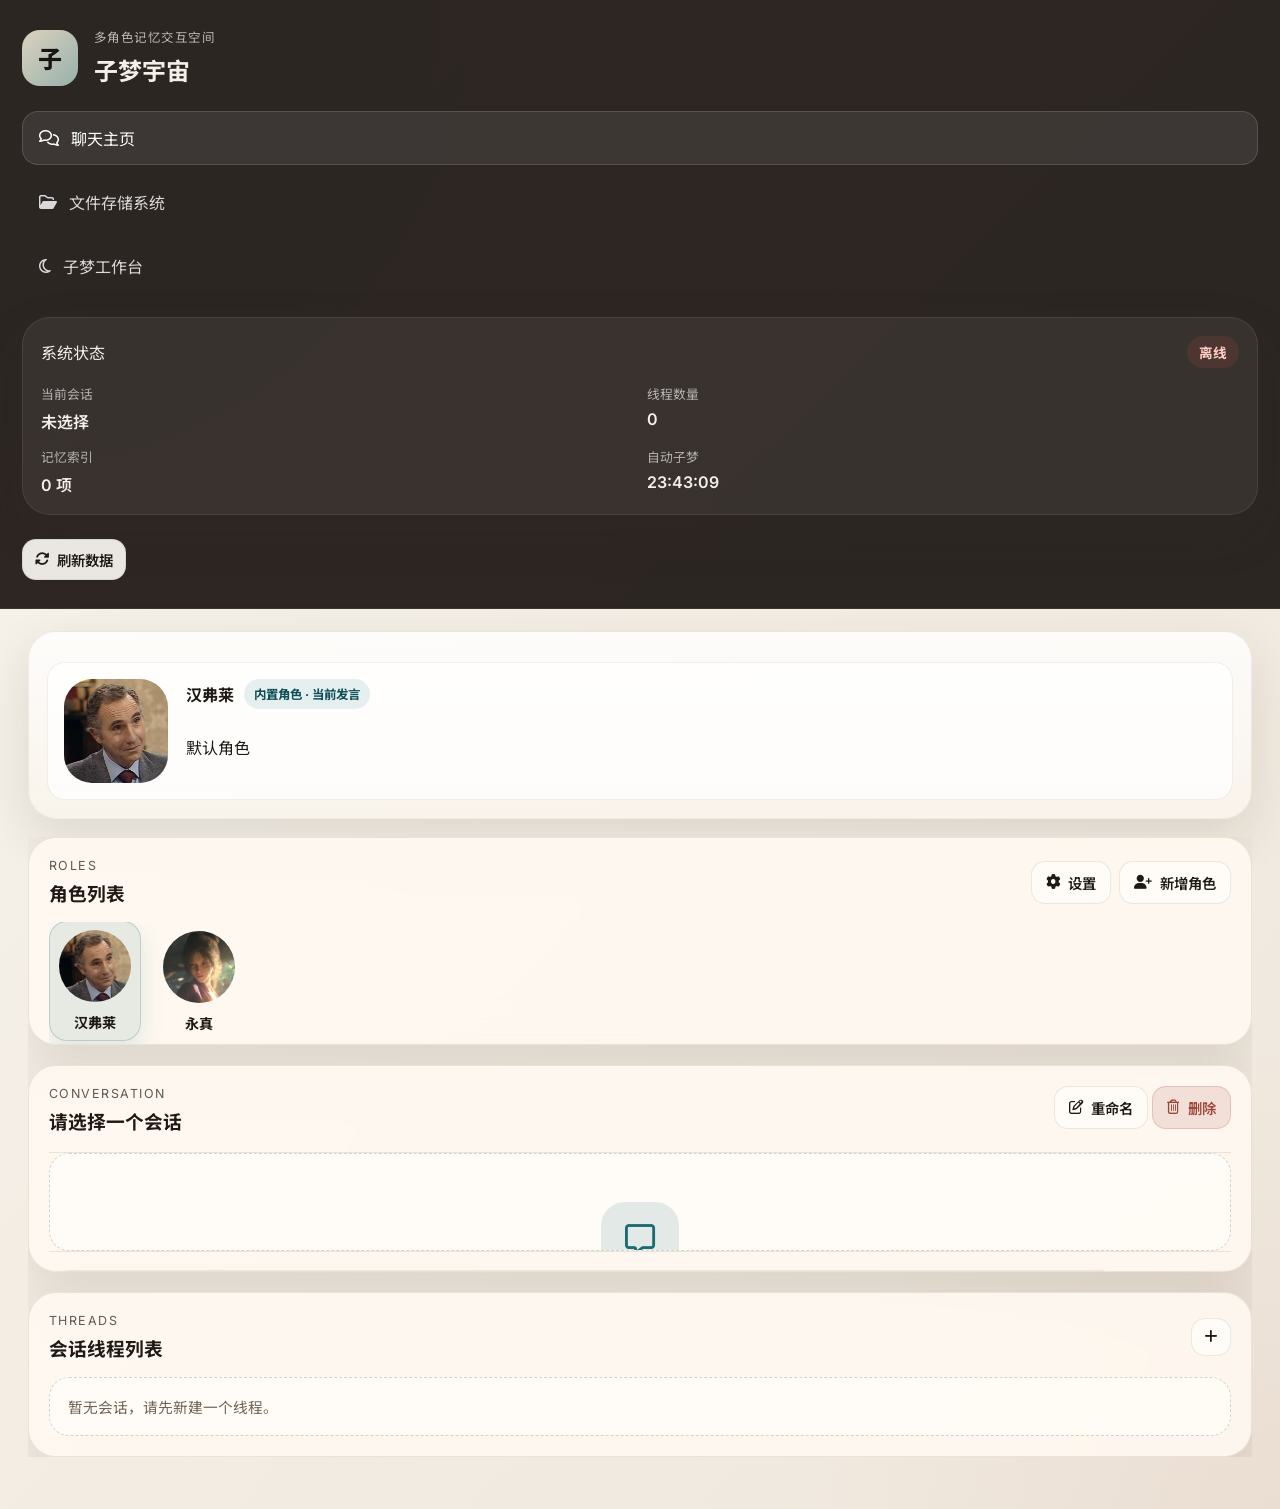
<file: index.html>
<!DOCTYPE html>
<html lang="zh-CN">
<head>
  <meta charset="UTF-8" />
  <meta name="viewport" content="width=device-width, initial-scale=1.0" />
  <meta http-equiv="refresh" content="0; url=./frontend/" />
  <title>子梦宇宙 · 正在跳转</title>
  <script>
    window.location.replace('./frontend/');
  </script>
</head>
<body>
  <p>正在跳转到前端页面……</p>
</body>
</html>
</file>
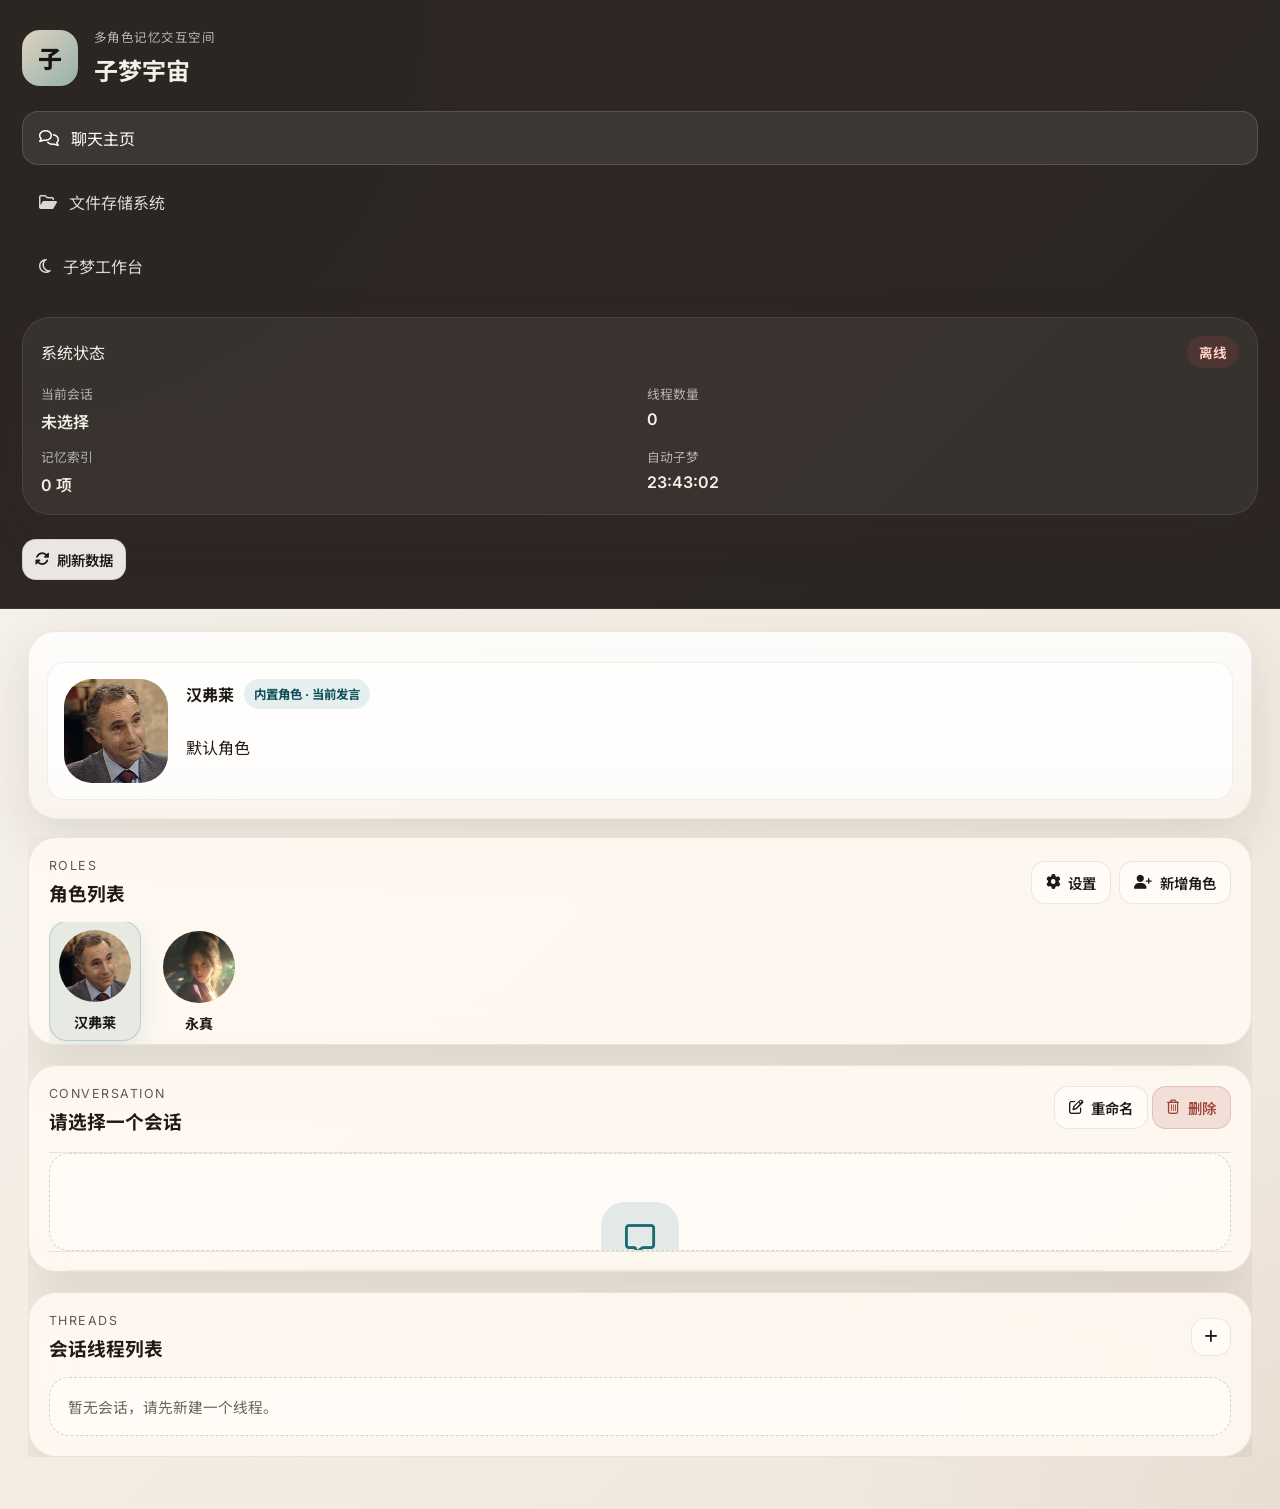
<file: frontend/index.html>
<!DOCTYPE html>
<html lang="zh-CN">
  <head>
    <meta charset="UTF-8" />
    <meta name="viewport" content="width=device-width, initial-scale=1.0" />
    <meta name="color-scheme" content="light" />
    <title>子梦宇宙</title>
    <link rel="icon" href="./assets/avatars/humphrey.png" type="image/png" />
    <link rel="preconnect" href="https://fonts.googleapis.com" />
    <link rel="preconnect" href="https://fonts.gstatic.com" crossorigin />
    <link
      href="https://fonts.googleapis.com/css2?family=Inter:wght@400;500;600;700;800&family=Noto+Sans+SC:wght@400;500;700&display=swap"
      rel="stylesheet"
    />
    <link
      rel="stylesheet"
      href="https://cdnjs.cloudflare.com/ajax/libs/font-awesome/6.5.2/css/all.min.css"
      referrerpolicy="no-referrer"
    />
    <link rel="stylesheet" href="./styles.css" />
  </head>
  <body>
    <div class="app-shell">
      <aside class="global-sidebar">
        <div class="brand-block">
          <div class="brand-mark">子</div>
          <div>
            <p class="eyebrow">多角色记忆交互空间</p>
            <h1>子梦宇宙</h1>
          </div>
        </div>

        <nav class="primary-nav" aria-label="主导航">
          <button class="nav-tab active" data-view="chat">
            <i class="fa-regular fa-comments"></i>
            <span>聊天主页</span>
          </button>
          <button class="nav-tab" data-view="memory">
            <i class="fa-regular fa-folder-open"></i>
            <span>文件存储系统</span>
          </button>
          <button class="nav-tab" data-view="dream">
            <i class="fa-regular fa-moon"></i>
            <span>子梦工作台</span>
          </button>
        </nav>

        <section class="status-panel">
          <div class="panel-header">
            <span>系统状态</span>
            <span id="healthBadge" class="status-pill offline">离线</span>
          </div>
          <dl class="status-grid">
            <div>
              <dt>当前会话</dt>
              <dd id="activeWindowName">未选择</dd>
            </div>
            <div>
              <dt>线程数量</dt>
              <dd id="windowCount">0</dd>
            </div>
            <div>
              <dt>记忆索引</dt>
              <dd id="memoryCount">0 项</dd>
            </div>
            <div>
              <dt>自动子梦</dt>
              <dd id="countdownLabel">13:42:18</dd>
            </div>
          </dl>
        </section>

        <section class="sidebar-actions">
          <button id="refreshAllBtn" class="secondary-btn sidebar-action-btn">
            <i class="fa-solid fa-rotate"></i>
            <span>刷新数据</span>
          </button>
        </section>
      </aside>

      <main class="workspace">
        <section class="role-orbit" aria-label="角色管理系统">
          <div id="roleSpotlight" class="role-spotlight role-spotlight-top">
            <div class="role-spotlight-avatar" id="roleSpotlightAvatar">汉</div>
            <div class="role-spotlight-copy">
              <div class="role-spotlight-title-row">
                <h4 id="roleSpotlightName">汉弗莱</h4>
                <span id="roleSpotlightTag" class="role-tag">当前发言</span>
              </div>
              <p id="roleSpotlightPersona">请选择左侧角色头像，查看其基础介绍，并立即切换当前聊天角色。</p>
            </div>
          </div>

          <form id="roleCreateForm" class="role-create-form collapsed">
            <div class="role-create-grid">
              <input id="roleNameInput" type="text" placeholder="新增角色名" maxlength="24" />
              <label class="avatar-picker" for="roleAvatarFileInput">
                <div class="avatar-picker-copy">
                  <span class="avatar-picker-title">上传角色头像</span>
                  <span id="roleAvatarFileName" class="avatar-picker-hint">未选择头像</span>
                </div>
                <span class="secondary-btn small avatar-picker-btn">选择图片</span>
                <input id="roleAvatarFileInput" class="sr-only" type="file" accept="image/png,image/jpeg,image/webp,image/gif" />
              </label>
            </div>
            <textarea id="rolePersonaInput" rows="4" placeholder="填写角色人设，这部分会进入 Prompt 的角色设定段落"></textarea>
            <button type="submit" class="primary-btn role-create-btn">
              <i class="fa-solid fa-sparkles"></i>
              <span>创建新角色</span>
            </button>
          </form>

          <div id="roleSettingsPanel" class="role-settings-panel collapsed">
            <div id="roleManagerList" class="role-manager-list"></div>
          </div>
        </section>

        <section id="view-chat" class="view-panel active">
          <div class="chat-layout">
            <aside class="chat-rolebar card">
              <div class="panel-header">
                <div>
                  <p class="eyebrow">Roles</p>
                  <h3>角色列表</h3>
                </div>
                <div class="role-orbit-actions">
                  <button id="toggleRoleSettingsBtn" class="secondary-btn small">
                    <i class="fa-solid fa-gear"></i>
                    <span>设置</span>
                  </button>
                  <button id="toggleRoleComposerBtn" class="secondary-btn small">
                    <i class="fa-solid fa-user-plus"></i>
                    <span>新增角色</span>
                  </button>
                </div>
              </div>
              <div id="roleAvatarRail" class="role-avatar-rail role-avatar-rail-vertical"></div>
            </aside>

            <section class="chat-main card">
              <header class="chat-header">
                <div>
                  <p class="eyebrow">Conversation</p>
                  <h3 id="chatTitle">请选择一个会话</h3>
                </div>
                <div class="chat-header-actions">
                  <button id="renameChatBtn" class="secondary-btn small">
                    <i class="fa-regular fa-pen-to-square"></i>
                    <span>重命名</span>
                  </button>
                  <button id="deleteChatBtn" class="danger-btn small">
                    <i class="fa-regular fa-trash-can"></i>
                    <span>删除</span>
                  </button>
                </div>
              </header>

              <div id="messageList" class="message-list empty-state">
                <div class="empty-illustration">
                  <i class="fa-regular fa-message"></i>
                </div>
                <h4>从左侧选择会话，或创建一个新线程</h4>
                <p>主页只负责对话：切换会话、查看历史、发送消息，其余能力都交给记忆与子梦系统。</p>
              </div>

              <form id="composerForm" class="composer" autocomplete="off">
                <label class="sr-only" for="composerInput">输入消息</label>
                <textarea id="composerInput" rows="3" placeholder="输入你想继续追问的话题……"></textarea>
                <button id="sendBtn" type="submit" class="primary-btn send-btn">
                  <i class="fa-solid fa-paper-plane"></i>
                  <span>发送</span>
                </button>
              </form>
              <div id="traceStatus" class="trace-status subtle-status">等待发送消息。</div>
            </section>

            <aside class="chat-threadbar card">
              <div class="panel-header">
                <div>
                  <p class="eyebrow">Threads</p>
                  <h3>会话线程列表</h3>
                </div>
                <button id="newChatBtn" class="icon-btn" aria-label="新建会话">
                  <i class="fa-solid fa-plus"></i>
                </button>
              </div>
              <div id="sessionList" class="session-list" aria-live="polite"></div>

            </aside>
          </div>
        </section>

        <section id="view-memory" class="view-panel">
          <div class="memory-layout">
            <section class="memory-column card">
              <div class="panel-header">
                <div>
                  <p class="eyebrow">Short-term</p>
                  <h3>短期记忆摘要区</h3>
                </div>
              </div>
              <div id="summaryList" class="memory-list"></div>
            </section>

            <section class="memory-column card">
              <div class="panel-header">
                <div>
                  <p class="eyebrow">Long-term</p>
                  <h3>长期记忆文件区</h3>
                </div>
              </div>
              <div id="longTermList" class="memory-list"></div>
            </section>

            <section class="memory-column card detail-column">
              <div class="panel-header">
                <div>
                  <p class="eyebrow">Mid-term & Detail</p>
                  <h3>中期记忆与内容详情</h3>
                </div>
              </div>
              <div id="midTermList" class="memory-list compact"></div>
              <article id="memoryDetail" class="memory-detail empty-state-inline">
                <h4>点击左侧任一摘要或记忆文件</h4>
                <p>这里会展示对应 JSON 内容、摘要状态、关键信息和可复制的原始文本。</p>
              </article>
            </section>
          </div>
        </section>

        <section id="view-dream" class="view-panel">
          <div class="dream-layout">
            <aside class="dream-sidebar card">
              <div class="panel-header">
                <div>
                  <p class="eyebrow">Dream Threads</p>
                  <h3>摘要列表</h3>
                </div>
              </div>
              <div id="dreamSummaryList" class="session-list"></div>
            </aside>

            <section class="dream-main card">
              <header class="dream-header">
                <div>
                  <p class="eyebrow">Autodream</p>
                  <h3 id="dreamTitle">选择一个摘要线程</h3>
                </div>
                <div class="hero-actions">
                  <button id="threadDreamBtn" class="secondary-btn small">
                    <i class="fa-regular fa-star"></i>
                    <span>子梦导入当前线程</span>
                  </button>
                  <div class="countdown-chip">
                    <span>距下次 00:00 自动导入</span>
                    <strong id="dreamCountdownInline">13:42:18</strong>
                  </div>
                </div>
              </header>

              <div class="dream-grid">
                <article>
                  <div class="panel-header">
                    <h3>摘要详情</h3>
                  </div>
                  <div id="dreamSummaryDetail" class="json-box empty-mini">选择左侧摘要后查看详情。</div>
                </article>
                <article>
                  <div class="panel-header">
                    <h3>导入结果</h3>
                  </div>
                  <div id="dreamImportResult" class="json-box empty-mini">点击上方按钮后，这里会显示本次导入结果。</div>
                </article>
              </div>

              <div class="stack-block">
                <div class="panel-header">
                  <h3>关联文件与记忆链路</h3>
                </div>
                <div id="dreamMemoryLinks" class="detail-list empty-mini">运行子梦后，这里会列出被影响的摘要文件、长期记忆文件与索引条目。</div>
              </div>

              <div class="stack-block">
                <div class="panel-header">
                  <h3>子梦轨迹</h3>
                </div>
                <div id="dreamTraceList" class="trace-list empty-mini">执行子梦后，这里会展示每一步调用和处理情况。</div>
              </div>
            </section>
          </div>
        </section>
      </main>
    </div>

    <template id="sessionItemTemplate">
      <button class="session-item" type="button">
        <span class="session-title"></span>
        <span class="session-meta"></span>
      </button>
    </template>

    <script src="./app.js"></script>
  </body>
</html>
</file>
<file: frontend/styles.css>
:root {
  --bg: #f5efe6;
  --bg-elevated: rgba(255, 250, 242, 0.92);
  --panel: rgba(255, 249, 241, 0.9);
  --chat-shell-height: calc(100vh - 110px);
  --panel-strong: rgba(255, 253, 248, 0.98);
  --line: rgba(92, 73, 50, 0.12);
  --line-strong: rgba(92, 73, 50, 0.24);
  --text: #1f1a16;
  --muted: #6f6458;
  --accent: #1b6b73;
  --accent-strong: #0f4f57;
  --accent-soft: rgba(27, 107, 115, 0.12);
  --danger: #9e4538;
  --danger-soft: rgba(158, 69, 56, 0.12);
  --success: #375f4b;
  --shadow: 0 18px 50px rgba(61, 46, 29, 0.12);
  --radius-xl: 28px;
  --radius-lg: 20px;
  --radius-md: 16px;
  --radius-sm: 12px;
  --mono: "SFMono-Regular", Consolas, "Liberation Mono", Menlo, monospace;
  --font: "Inter", "Noto Sans SC", "PingFang SC", "Microsoft YaHei", sans-serif;
}

* { box-sizing: border-box; }
html, body { margin: 0; min-height: 100%; color: var(--text); font-family: var(--font); }
body {
  min-height: 100vh;
  background:
    radial-gradient(circle at top left, rgba(27, 107, 115, 0.08), transparent 26%),
    radial-gradient(circle at bottom right, rgba(158, 69, 56, 0.06), transparent 24%),
    linear-gradient(135deg, #f7f3ec 0%, #efe7dc 100%);
}
button, textarea, input, select { font: inherit; }
button { border: none; background: none; cursor: pointer; }
textarea { resize: vertical; }

.sr-only {
  position: absolute; width: 1px; height: 1px; padding: 0; margin: -1px;
  overflow: hidden; clip: rect(0, 0, 0, 0); white-space: nowrap; border: 0;
}

.app-shell {
  display: grid;
  grid-template-columns: 280px 1fr;
  min-height: 100vh;
}

.global-sidebar {
  display: flex;
  flex-direction: column;
  gap: 24px;
  padding: 28px 22px;
  background: rgba(37, 31, 28, 0.96);
  color: #f4efe8;
  border-right: 1px solid rgba(255, 255, 255, 0.08);
}

.brand-block { display: flex; align-items: center; gap: 16px; }
.brand-mark {
  width: 56px; height: 56px; border-radius: 18px; display: grid; place-items: center;
  background: linear-gradient(135deg, #ddd2bf, #96b1ac); color: #191512; font-size: 1.5rem; font-weight: 800;
}
.brand-block h1, .panel-header h3, .chat-header h3, .dream-header h3, .memory-detail h4, .empty-state h4, .role-orbit h3, .role-spotlight h4 { margin: 0; }
.eyebrow { margin: 0 0 6px; color: inherit; opacity: 0.72; font-size: 0.78rem; letter-spacing: 0.12em; text-transform: uppercase; }
.primary-nav { display: grid; gap: 10px; }
.nav-tab, .session-item, .memory-item, .icon-btn, .primary-btn, .secondary-btn, .danger-btn { min-height: 38px; }
button:disabled {
  cursor: not-allowed;
  opacity: 0.72;
}
.nav-tab {
  display: flex; align-items: center; gap: 12px; width: 100%; padding: 14px 16px; border-radius: 16px;
  color: rgba(255, 255, 255, 0.82); border: 1px solid transparent; transition: 220ms ease;
}
.nav-tab:hover, .nav-tab.active { background: rgba(255, 255, 255, 0.08); border-color: rgba(255, 255, 255, 0.14); color: #fff; }
.secondary-btn.is-loading,
.primary-btn.is-loading {
  background: rgba(27, 107, 115, 0.12);
  border-color: rgba(27, 107, 115, 0.24);
}

.status-panel, .card, .role-orbit { border-radius: var(--radius-xl); box-shadow: var(--shadow); }
.status-panel {
  padding: 18px;
  background: rgba(255, 255, 255, 0.06);
  border: 1px solid rgba(255, 255, 255, 0.08);
}
.panel-header { display: flex; align-items: center; justify-content: space-between; gap: 16px; margin-bottom: 16px; }
.status-pill { display: inline-flex; align-items: center; justify-content: center; padding: 6px 12px; border-radius: 999px; font-size: 0.85rem; font-weight: 700; }
.status-pill.offline { background: rgba(158, 69, 56, 0.2); color: #ffccc4; }
.status-pill.online { background: rgba(73, 166, 122, 0.18); color: #d9ffe8; }
.status-grid { display: grid; grid-template-columns: repeat(2, minmax(0, 1fr)); gap: 14px; margin: 0; }
.status-grid dt { margin-bottom: 6px; color: rgba(255, 255, 255, 0.62); font-size: 0.8rem; }
.status-grid dd { margin: 0; font-size: 1rem; font-weight: 600; }

.workspace {
  display: flex;
  flex-direction: column;
  gap: 18px;
  padding: 22px 28px 28px;
  min-height: 100vh;
}
.view-panel {
  display: none;
  flex: 1 1 auto;
  min-height: 0;
}
.view-panel.active {
  display: flex;
  flex-direction: column;
}
.role-orbit {
  padding: 18px;
  background: linear-gradient(180deg, rgba(255, 255, 255, 0.82) 0%, rgba(249, 243, 235, 0.96) 100%);
  border: 1px solid rgba(82, 66, 45, 0.08);
}
.role-orbit-top {
  display: flex;
  justify-content: space-between;
  gap: 14px;
  align-items: flex-start;
  margin-bottom: 10px;
}
.role-orbit-actions {
  display: flex;
  gap: 8px;
  flex-wrap: wrap;
  justify-content: flex-end;
}
.role-avatar-rail {
  display: flex;
  gap: 12px;
  overflow-x: auto;
  padding-bottom: 4px;
}
.role-avatar-rail-vertical {
  flex-direction: column;
  overflow-x: visible;
  overflow-y: auto;
  max-height: calc(100vh - 360px);
  padding-right: 4px;
}
.role-avatar-rail-vertical .role-avatar-chip {
  width: 100%;
  flex-direction: row;
  justify-content: flex-start;
  text-align: left;
  padding: 10px 12px;
}
.role-avatar-rail-vertical .role-avatar-label {
  text-align: left;
  font-size: 0.88rem;
}
.role-avatar-chip {
  flex: 0 0 auto;
  width: 92px;
  display: flex;
  flex-direction: column;
  align-items: center;
  gap: 10px;
  padding: 10px 8px;
  border-radius: 18px;
  border: 1px solid transparent;
  transition: transform 180ms ease, box-shadow 180ms ease, border-color 180ms ease, background-color 180ms ease;
}
.role-avatar-chip:hover {
  transform: translateY(-2px) scale(1.02);
  background: rgba(255, 255, 255, 0.72);
  border-color: rgba(27, 107, 115, 0.12);
}
.role-avatar-chip.active {
  background: rgba(27, 107, 115, 0.1);
  border-color: rgba(27, 107, 115, 0.22);
  box-shadow: 0 10px 24px rgba(27, 107, 115, 0.12);
  transform: translateY(-1px);
}
.role-avatar-chip:active {
  transform: scale(0.96);
}
.role-avatar-shell {
  width: 72px;
  height: 72px;
  border-radius: 50%;
  overflow: hidden;
  display: grid;
  place-items: center;
  background: linear-gradient(135deg, rgba(27, 107, 115, 0.22), rgba(123, 157, 149, 0.28));
  box-shadow: inset 0 0 0 1px rgba(255, 255, 255, 0.44);
  font-size: 1rem;
  font-weight: 800;
  color: #14373c;
}
.role-avatar-shell img {
  width: 100%;
  height: 100%;
  object-fit: cover;
  object-position: center;
  display: block;
}
.role-avatar-label {
  max-width: 100%;
  font-size: 0.84rem;
  font-weight: 700;
  color: var(--text);
  text-align: center;
  white-space: nowrap;
  overflow: hidden;
  text-overflow: ellipsis;
}
.role-spotlight {
  display: grid;
  grid-template-columns: 104px minmax(0, 1fr);
  gap: 18px;
  padding: 16px;
  margin-top: 12px;
  border-radius: 18px;
  background: rgba(255, 255, 255, 0.74);
  border: 1px solid rgba(82, 66, 45, 0.08);
}
.role-spotlight-avatar {
  width: 104px;
  height: 104px;
  border-radius: 28px;
  overflow: hidden;
  display: grid;
  place-items: center;
  background: linear-gradient(135deg, rgba(27, 107, 115, 0.24), rgba(123, 157, 149, 0.3));
  font-size: 2.1rem;
  font-weight: 800;
  color: #14373c;
}
.role-spotlight-avatar img {
  width: 100%;
  height: 100%;
  object-fit: cover;
  object-position: center;
  display: block;
}
.role-spotlight-copy {
  display: flex;
  flex-direction: column;
  gap: 10px;
}
.role-spotlight-title-row {
  display: flex;
  align-items: center;
  gap: 10px;
  flex-wrap: wrap;
}
.role-tag {
  display: inline-flex;
  align-items: center;
  gap: 6px;
  padding: 6px 10px;
  border-radius: 999px;
  background: rgba(27, 107, 115, 0.1);
  color: var(--accent-strong);
  font-size: 0.78rem;
  font-weight: 700;
}
.role-create-form {
  display: grid;
  gap: 12px;
  margin-top: 12px;
  padding-top: 12px;
  border-top: 1px dashed rgba(82, 66, 45, 0.16);
}
.role-create-form.collapsed {
  display: none;
}
.role-settings-panel {
  margin-top: 12px;
  padding-top: 12px;
  border-top: 1px dashed rgba(82, 66, 45, 0.16);
}
.role-settings-panel.collapsed {
  display: none;
}
.role-create-grid {
  display: grid;
  grid-template-columns: minmax(0, 1fr) minmax(220px, 280px);
  gap: 12px;
}
.role-create-form input,
.role-create-form textarea {
  width: 100%;
  min-height: 42px;
  padding: 10px 12px;
  border-radius: 14px;
  border: 1px solid var(--line);
  background: rgba(255, 255, 255, 0.92);
  color: var(--text);
}
.role-create-form textarea { min-height: 96px; }
.role-manager-list {
  display: flex;
  flex-direction: column;
  gap: 8px;
  margin-top: 14px;
}
.role-manager-row {
  display: grid;
  grid-template-columns: 180px minmax(0, 1fr) auto;
  align-items: center;
  gap: 10px;
  padding: 8px 12px;
  border-radius: 14px;
  background: rgba(255, 255, 255, 0.76);
  border: 1px solid rgba(82, 66, 45, 0.08);
}
.role-manager-identity {
  min-width: 0;
  display: flex;
  align-items: center;
  gap: 10px;
}
.role-manager-heading {
  min-width: 0;
  flex: 1 1 auto;
}
.role-manager-heading h4 {
  margin: 0;
  font-size: 0.94rem;
  line-height: 1.2;
}
.role-manager-avatar {
  width: 38px;
  height: 38px;
  border-radius: 50%;
  overflow: hidden;
  display: grid;
  place-items: center;
  background: rgba(27, 107, 115, 0.14);
  font-weight: 700;
  flex: 0 0 38px;
}
.role-manager-avatar-image {
  width: 100%;
  height: 100%;
  object-fit: cover;
  display: block;
}
.role-manager-meta {
  margin: 2px 0 0;
  font-size: 0.76rem;
  opacity: 0.68;
}
.role-editor.inline {
  min-width: 0;
}
.role-editor.inline textarea {
  width: 100%;
  min-height: 44px;
  max-height: 66px;
  padding: 8px 10px;
  border-radius: 10px;
  border: 1px solid var(--line);
  background: rgba(255, 255, 255, 0.96);
  font-size: 0.86rem;
  line-height: 1.45;
  resize: vertical;
}
.role-manager-actions.inline {
  display: flex;
  align-items: center;
  gap: 6px;
  flex-shrink: 0;
}
.chat-layout, .memory-layout, .dream-layout { display: grid; gap: 20px; }
.chat-layout {
  grid-template-columns: 220px minmax(0, 1fr) 300px;
  align-items: stretch;
  flex: 0 0 var(--chat-shell-height);
  height: var(--chat-shell-height);
  min-height: min(720px, var(--chat-shell-height));
  max-height: var(--chat-shell-height);
  overflow: hidden;
}
.memory-layout { grid-template-columns: 0.9fr 1fr 1.1fr; }
.dream-layout { grid-template-columns: 260px minmax(0, 1fr); }
.card { background: var(--panel); border: 1px solid var(--line); backdrop-filter: blur(18px); padding: 20px; }
.chat-rolebar, .chat-main, .chat-threadbar {
  height: 100%;
  min-height: 0;
}
.memory-column, .dream-sidebar, .dream-main { min-height: 68vh; }
.session-list, .memory-list, .trace-list, .detail-list { display: flex; flex-direction: column; gap: 12px; }
.session-item, .memory-item {
  width: 100%; padding: 16px; border-radius: 18px; background: var(--panel-strong); border: 1px solid transparent;
  display: flex; flex-direction: column; align-items: flex-start; gap: 6px; text-align: left; transition: 220ms ease;
}
.session-item:hover, .memory-item:hover, .session-item.active, .memory-item.active { border-color: var(--line-strong); transform: translateY(-1px); }
.session-item.is-running {
  border-color: rgba(27, 107, 115, 0.28);
  box-shadow: 0 10px 24px rgba(27, 107, 115, 0.12);
}
.session-running-badge {
  display: inline-flex;
  align-items: center;
  justify-self: start;
  padding: 4px 10px;
  border-radius: 999px;
  background: rgba(27, 107, 115, 0.12);
  color: var(--accent-strong);
  font-size: 0.76rem;
  font-weight: 700;
}
.session-title, .memory-item h4 { font-weight: 700; color: var(--text); }
.session-meta, .memory-item p, .empty-mini, .json-box, .trace-item p, .message-meta, .memory-file-meta { color: var(--muted); font-size: 0.92rem; }
.dream-progress-box {
  border: 1px solid rgba(27, 107, 115, 0.14);
  background: rgba(27, 107, 115, 0.05);
}
.dream-progress-state {
  display: flex;
  align-items: flex-start;
  gap: 14px;
  color: var(--text);
}
.dream-progress-state strong {
  display: block;
  margin-bottom: 6px;
}
.dream-progress-state p {
  margin: 4px 0;
  color: var(--muted);
}
.dream-progress-spinner {
  width: 40px;
  height: 40px;
  border-radius: 50%;
  display: grid;
  place-items: center;
  background: rgba(27, 107, 115, 0.12);
  color: var(--accent-strong);
  flex: 0 0 40px;
}
.message-speaker {
  display: inline-flex;
  align-items: center;
  gap: 8px;
  align-self: flex-start;
  padding: 5px 10px;
  border-radius: 999px;
  font-size: 0.78rem;
  font-weight: 700;
  letter-spacing: 0.02em;
  background: rgba(27, 107, 115, 0.1);
  border: 1px solid rgba(27, 107, 115, 0.16);
  color: var(--text);
}
.message-speaker.user {
  background: rgba(80, 61, 42, 0.08);
  border-color: rgba(80, 61, 42, 0.12);
}
.chat-header, .dream-header { display: flex; justify-content: space-between; gap: 18px; align-items: flex-start; padding-bottom: 18px; border-bottom: 1px solid var(--line); }
.message-list {
  flex: 1 1 auto;
  min-height: 0;
  height: 100%;
  overflow: auto;
  padding: 20px 0 12px;
  display: flex;
  flex-direction: column;
  gap: 18px;
}
.chat-main {
  display: flex;
  flex-direction: column;
  overflow: hidden;
}
.chat-rolebar,
.chat-threadbar {
  overflow: hidden;
}
.chat-rolebar .role-avatar-rail-vertical,
.chat-threadbar .session-list,
.chat-threadbar .trace-list {
  overflow: auto;
}
.trace-status {
  margin-top: 10px;
  min-height: 18px;
  font-size: 0.82rem;
  color: rgba(109, 98, 86, 0.9);
  line-height: 1.5;
}
.subtle-status {
  opacity: 0.88;
}
.message-row {
  display: flex;
  align-items: flex-end;
  gap: 14px;
  max-width: 100%;
}
.message-row.user {
  flex-direction: row-reverse;
  align-self: flex-end;
}
.message-row.assistant {
  align-self: flex-start;
}
.message-stack {
  display: flex;
  flex-direction: column;
  gap: 4px;
  max-width: min(78%, 760px);
}
.message-row.user .message-stack {
  align-items: flex-end;
}
.message-bubble {
  max-width: 100%;
  padding: 16px 18px;
  border-radius: 22px;
  background: rgba(255, 252, 247, 0.98);
  border: 1px solid rgba(98, 75, 47, 0.12);
  line-height: 1.65;
  white-space: pre-wrap;
}
.message-bubble-pending {
  min-width: 84px;
  min-height: 56px;
  display: flex;
  align-items: center;
}
.message-row.user .message-bubble {
  background: linear-gradient(135deg, rgba(35, 116, 126, 0.9), rgba(21, 86, 96, 0.96));
  color: #f3f7f6;
  border-color: rgba(21, 86, 96, 0.3);
}
.typing-indicator {
  display: inline-flex;
  align-items: center;
  gap: 6px;
}
.typing-indicator span {
  width: 9px;
  height: 9px;
  border-radius: 50%;
  background: rgba(27, 107, 115, 0.55);
  animation: typing-bounce 1.1s infinite ease-in-out;
}
.typing-indicator span:nth-child(2) {
  animation-delay: 0.16s;
}
.typing-indicator span:nth-child(3) {
  animation-delay: 0.32s;
}
.message-avatar {
  width: 52px;
  height: 52px;
  border-radius: 50%;
  flex: 0 0 52px;
  display: grid;
  place-items: center;
  overflow: hidden;
  font-size: 0.82rem;
  font-weight: 700;
  color: #fff;
  box-shadow: 0 8px 18px rgba(24, 18, 10, 0.12);
}
.message-avatar-image {
  width: 100%;
  height: 100%;
  object-fit: cover;
  object-position: center;
  display: block;
}
.avatar-user {
  background: linear-gradient(135deg, rgba(80, 61, 42, 0.86), rgba(80, 61, 42, 0.62));
}
.avatar-assistant {
  background: linear-gradient(135deg, rgba(27, 107, 115, 0.95), rgba(13, 64, 70, 0.95));
}
.composer { display: grid; grid-template-columns: minmax(0, 1fr) auto; gap: 14px; align-items: end; padding-top: 18px; border-top: 1px solid var(--line); }
.composer textarea { width: 100%; min-height: 90px; padding: 18px 20px; border-radius: 22px; border: 1px solid var(--line); background: rgba(255, 253, 249, 0.96); color: var(--text); }
.composer textarea:focus, button:focus-visible, .memory-item:focus-visible, .session-item:focus-visible, .nav-tab:focus-visible, select:focus-visible, input:focus-visible {
  outline: 2px solid rgba(27, 107, 115, 0.48); outline-offset: 2px;
}
.primary-btn, .secondary-btn, .danger-btn, .icon-btn { display: inline-flex; align-items: center; justify-content: center; gap: 8px; padding: 9px 12px; border-radius: 14px; font-weight: 600; transition: 200ms ease; font-size: 0.9rem; }
.primary-btn { background: var(--accent); color: #f7ffff; box-shadow: 0 14px 28px rgba(27, 107, 115, 0.18); }
.primary-btn:hover { background: var(--accent-strong); }
.secondary-btn, .icon-btn { background: rgba(255, 252, 248, 0.9); color: var(--text); border: 1px solid var(--line); }
.secondary-btn:hover, .icon-btn:hover { border-color: var(--line-strong); }
.danger-btn { background: var(--danger-soft); color: var(--danger); border: 1px solid rgba(158, 69, 56, 0.2); }
.small { padding: 10px 14px; border-radius: 14px; }
.send-btn { min-width: 96px; min-height: 44px; border-radius: 16px; }
.stack-block + .stack-block { margin-top: 22px; }
.empty-state, .empty-state-inline, .empty-mini, .json-box { border-radius: 20px; border: 1px dashed rgba(82, 66, 45, 0.22); background: rgba(255, 252, 247, 0.76); }
.empty-state { display: grid; place-items: center; text-align: center; padding: 48px 28px; }
.empty-state-inline, .empty-mini, .json-box { padding: 18px; }
.empty-illustration { width: 78px; height: 78px; margin-bottom: 18px; border-radius: 24px; display: grid; place-items: center; font-size: 1.9rem; background: var(--accent-soft); color: var(--accent); }
.trace-item, .recall-item, .memory-detail-card { padding: 14px 16px; border-radius: 16px; background: rgba(255, 252, 247, 0.88); border: 1px solid rgba(82, 66, 45, 0.1); }
.trace-item strong, .recall-item strong, .memory-badge, .summary-status { display: inline-flex; align-items: center; gap: 8px; padding: 5px 10px; border-radius: 999px; font-size: 0.78rem; font-weight: 700; }
.memory-badge, .summary-status.imported { background: rgba(55, 95, 75, 0.12); color: var(--success); }
.summary-status.pending { background: rgba(158, 69, 56, 0.1); color: var(--danger); }
.memory-detail { margin-top: 16px; display: flex; flex-direction: column; gap: 14px; }
.memory-detail pre, .json-box pre { margin: 0; white-space: pre-wrap; word-break: break-word; font-family: var(--mono); font-size: 0.84rem; line-height: 1.55; }
.memory-list.compact { margin-bottom: 16px; }
.dream-grid { display: grid; grid-template-columns: repeat(2, minmax(0, 1fr)); gap: 18px; margin-top: 20px; }
.countdown-chip span { color: var(--muted); font-size: 0.8rem; }
.countdown-chip strong { font-size: 0.92rem; }

@keyframes typing-bounce {
  0%, 80%, 100% {
    transform: translateY(0);
    opacity: 0.45;
  }
  40% {
    transform: translateY(-5px);
    opacity: 1;
  }
}

@media (max-width: 1280px) {
  :root {
    --chat-shell-height: calc(100vh - 280px);
  }
  .app-shell { grid-template-columns: 1fr; }
  .global-sidebar { border-right: none; border-bottom: 1px solid rgba(255, 255, 255, 0.08); }
  .chat-layout, .dream-layout, .memory-layout { grid-template-columns: 1fr; }
  .chat-rolebar, .chat-main, .chat-threadbar, .memory-column, .dream-sidebar, .dream-main { min-height: auto; }
  .role-create-grid { grid-template-columns: 1fr; }
  .role-manager-row {
    grid-template-columns: 1fr;
    align-items: stretch;
  }
  .role-manager-actions.inline {
    justify-content: flex-end;
  }
  .role-avatar-rail-vertical {
    flex-direction: row;
    overflow-x: auto;
    overflow-y: visible;
    max-height: none;
    padding-right: 0;
  }
  .role-avatar-rail-vertical .role-avatar-chip {
    width: 92px;
    flex-direction: column;
    justify-content: center;
    text-align: center;
    padding: 8px 6px;
  }
  .role-avatar-rail-vertical .role-avatar-label {
    text-align: center;
  }
}

@media (max-width: 840px) {
  :root {
    --chat-shell-height: calc(100vh - 320px);
  }
  .workspace, .global-sidebar { padding: 18px; }
  .card, .role-orbit { padding: 18px; border-radius: 24px; }
  .chat-header, .dream-header, .composer { grid-template-columns: 1fr; display: grid; }
  .composer { gap: 12px; }
  .send-btn { width: 100%; }
  .message-stack { max-width: 100%; }
  .message-row { gap: 10px; }
  .message-bubble { max-width: 100%; }
  .dream-grid { grid-template-columns: 1fr; }
  .status-grid { grid-template-columns: 1fr; }
  .role-spotlight { grid-template-columns: 1fr; }
}
</file>
